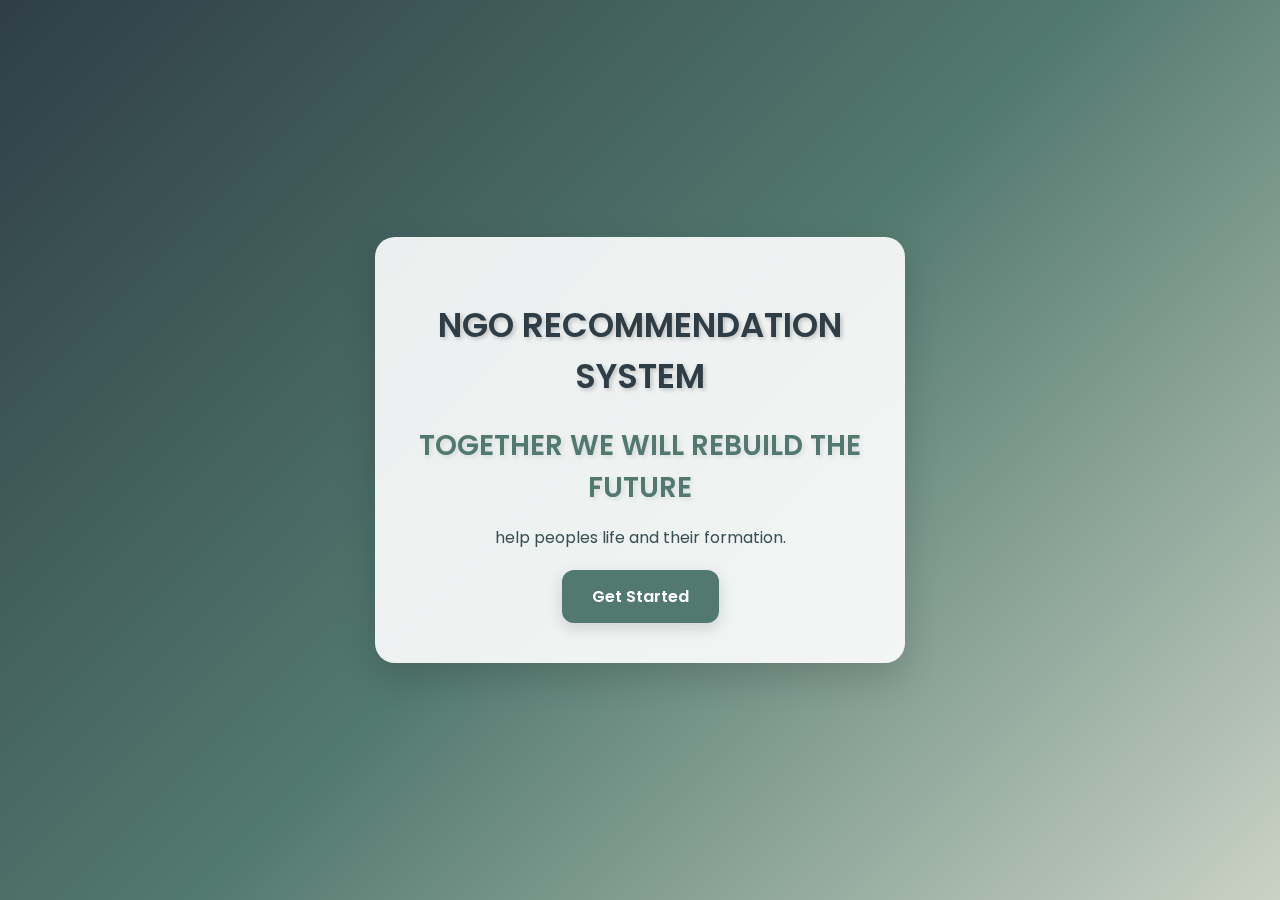
<file: index.html>
<!DOCTYPE html>
<html lang="en">
<head>
    <meta charset="UTF-8">
    <meta name="viewport" content="width=device-width, initial-scale=1.0">
    <title>NGO RECOMMENDATION SYSTEM</title>
    <link rel="stylesheet" href="styles.css">
    <link href="https://fonts.googleapis.com/css2?family=Poppins:wght@300;400;600&display=swap" rel="stylesheet">
</head>
<body>
    <div class="container">
        <header>
            <h1 class="logo">NGO RECOMMENDATION SYSTEM</h1>
        </header>
        <div class="intro">
            <h2>TOGETHER WE WILL REBUILD THE FUTURE</h2>
            <p>help peoples life and their formation.</p>
            <a href="dashboard.html" class="btn">Get Started</a>
        </div>
    </div>
    <script src="script.js"></script>
</body>
</html>
</file>
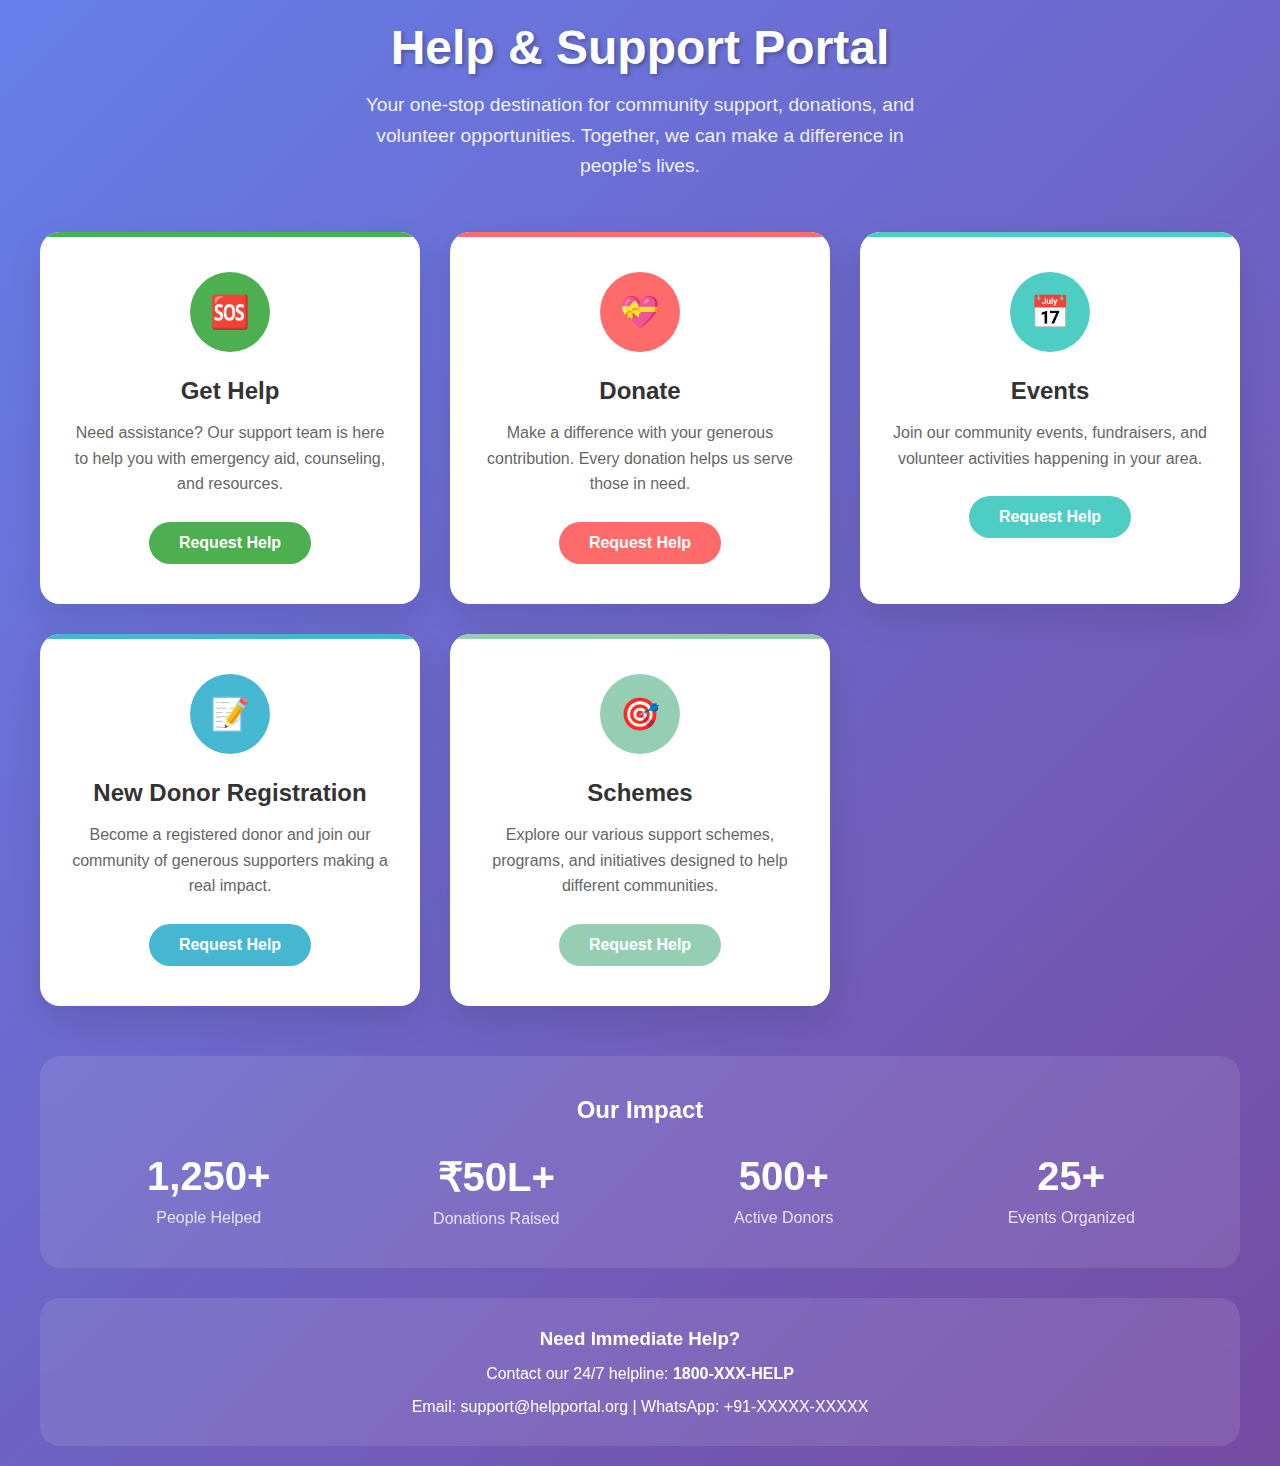
<file: dashboard.html>
<!DOCTYPE html>
<html lang="en">
<head>
    <meta charset="UTF-8">
    <meta name="viewport" content="width=device-width, initial-scale=1.0">
    <title>Help & Donation Portal</title>
    <style>
        * {
            margin: 0;
            padding: 0;
            box-sizing: border-box;
        }

        body {
            font-family: 'Segoe UI', Tahoma, Geneva, Verdana, sans-serif;
            background: linear-gradient(135deg, #667eea 0%, #764ba2 100%);
            min-height: 100vh;
            padding: 20px;
        }

        .container {
            max-width: 1200px;
            margin: 0 auto;
        }

        .header {
            text-align: center;
            margin-bottom: 50px;
            color: white;
        }

        .header h1 {
            font-size: 3rem;
            margin-bottom: 15px;
            text-shadow: 2px 2px 4px rgba(0,0,0,0.3);
        }

        .header p {
            font-size: 1.2rem;
            opacity: 0.9;
            max-width: 600px;
            margin: 0 auto;
            line-height: 1.6;
        }

        .services-grid {
            display: grid;
            grid-template-columns: repeat(auto-fit, minmax(280px, 1fr));
            gap: 30px;
            margin-bottom: 50px;
        }

        .service-card {
            background: white;
            border-radius: 20px;
            padding: 40px 30px;
            text-align: center;
            box-shadow: 0 15px 35px rgba(0,0,0,0.1);
            transition: all 0.3s ease;
            cursor: pointer;
            position: relative;
            overflow: hidden;
        }

        .service-card::before {
            content: '';
            position: absolute;
            top: 0;
            left: 0;
            right: 0;
            height: 5px;
            background: var(--card-color);
        }

        .service-card:hover {
            transform: translateY(-10px);
            box-shadow: 0 25px 50px rgba(0,0,0,0.2);
        }

        .service-card.help {
            --card-color: #4CAF50;
        }

        .service-card.donate {
            --card-color: #FF6B6B;
        }

        .service-card.events {
            --card-color: #4ECDC4;
        }

        .service-card.register {
            --card-color: #45B7D1;
        }

        .service-card.schemes {
            --card-color: #96CEB4;
        }

        .card-icon {
            width: 80px;
            height: 80px;
            margin: 0 auto 25px;
            border-radius: 50%;
            display: flex;
            align-items: center;
            justify-content: center;
            font-size: 2rem;
            color: white;
            background: var(--card-color);
        }

        .card-title {
            font-size: 1.5rem;
            font-weight: 600;
            margin-bottom: 15px;
            color: #333;
        }

        .card-description {
            color: #666;
            line-height: 1.6;
            margin-bottom: 25px;
        }

        .card-button {
            background: var(--card-color);
            color: white;
            border: none;
            padding: 12px 30px;
            border-radius: 25px;
            font-weight: 600;
            cursor: pointer;
            transition: all 0.3s ease;
            font-size: 1rem;
        }

        .card-button:hover {
            background: rgba(0,0,0,0.8);
            transform: scale(1.05);
        }

        .stats-section {
            background: rgba(255,255,255,0.1);
            backdrop-filter: blur(10px);
            border-radius: 20px;
            padding: 40px;
            text-align: center;
            color: white;
            margin-top: 40px;
        }

        .stats-grid {
            display: grid;
            grid-template-columns: repeat(auto-fit, minmax(150px, 1fr));
            gap: 30px;
            margin-top: 30px;
        }

        .stat-item {
            text-align: center;
        }

        .stat-number {
            font-size: 2.5rem;
            font-weight: bold;
            margin-bottom: 10px;
        }

        .stat-label {
            font-size: 1rem;
            opacity: 0.8;
        }

        .contact-info {
            background: rgba(255,255,255,0.1);
            backdrop-filter: blur(10px);
            border-radius: 20px;
            padding: 30px;
            text-align: center;
            color: white;
            margin-top: 30px;
        }

        @media (max-width: 768px) {
            .header h1 {
                font-size: 2rem;
            }
            
            .services-grid {
                grid-template-columns: 1fr;
                gap: 20px;
            }
            
            .service-card {
                padding: 30px 20px;
            }
        }
    </style>
</head>
<body>
    <div class="container">
        <div class="header">
            <h1>Help & Support Portal</h1>
            <p>Your one-stop destination for community support, donations, and volunteer opportunities. Together, we can make a difference in people's lives.</p>
        </div>

        <div class="services-grid">
            <div class="service-card help" onclick="handleCardClick('help')">
                <div class="card-icon">🆘</div>
                <h3 class="card-title">Get Help</h3>
                <p class="card-description">Need assistance? Our support team is here to help you with emergency aid, counseling, and resources.</p>
                <button class="card-button" onclick="navigateTo('inspiration.html')">Request Help</button>
            </div>

            <div class="service-card donate" onclick="handleCardClick('donate')">
                <div class="card-icon">💝</div>
                <h3 class="card-title">Donate</h3>
                <p class="card-description">Make a difference with your generous contribution. Every donation helps us serve those in need.</p>
                <button class="card-button" onclick="navigateTo('work.html')">Request Help</button>
            </div>

            <div class="service-card events" onclick="handleCardClick('events')">
                <div class="card-icon">📅</div>
                <h3 class="card-title">Events</h3>
                <p class="card-description">Join our community events, fundraisers, and volunteer activities happening in your area.</p>
                <button class="card-button" onclick="navigateTo('groceries.html')">Request Help</button>
            </div>

            <div class="service-card register" onclick="handleCardClick('register')">
                <div class="card-icon">📝</div>
                <h3 class="card-title">New Donor Registration</h3>
                <p class="card-description">Become a registered donor and join our community of generous supporters making a real impact.</p>
                <button class="card-button" onclick="navigateTo('travel.html')">Request Help</button>
            </div>

            <div class="service-card schemes" onclick="handleCardClick('schemes')">
                <div class="card-icon">🎯</div>
                <h3 class="card-title">Schemes</h3>
                <p class="card-description">Explore our various support schemes, programs, and initiatives designed to help different communities.</p>
                <button class="card-button" onclick="navigateTo('scheme.html')">Request Help</button>
            </div>
        </div>

        <div class="stats-section">
            <h2>Our Impact</h2>
            <div class="stats-grid">
                <div class="stat-item">
                    <div class="stat-number">1,250+</div>
                    <div class="stat-label">People Helped</div>
                </div>
                <div class="stat-item">
                    <div class="stat-number">₹50L+</div>
                    <div class="stat-label">Donations Raised</div>
                </div>
                <div class="stat-item">
                    <div class="stat-number">500+</div>
                    <div class="stat-label">Active Donors</div>
                </div>
                <div class="stat-item">
                    <div class="stat-number">25+</div>
                    <div class="stat-label">Events Organized</div>
                </div>
            </div>
        </div>

        <div class="contact-info">
            <h3>Need Immediate Help?</h3>
            <p style="margin: 15px 0;">Contact our 24/7 helpline: <strong>1800-XXX-HELP</strong></p>
            <p>Email: support@helpportal.org | WhatsApp: +91-XXXXX-XXXXX</p>
        </div>
    </div>

    <script>
        function handleCardClick(cardType) {
            const messages = {
                help: "Redirecting to help request form...",
                donate: "Opening secure donation portal...",
                events: "Loading upcoming events...",
                register: "Opening donor registration form...",
                schemes: "Showing available schemes..."
            };
            
            alert(messages[cardType]);
            
            // Add smooth scroll animation
            const card = event.currentTarget;
            card.style.transform = 'scale(0.95)';
            setTimeout(() => {
                card.style.transform = '';
            }, 200);
        }

        function navigateTo(page) {
            window.location.href = page;
        }

        // Add loading animation on page load
        window.addEventListener('load', () => {
            const cards = document.querySelectorAll('.service-card');
            cards.forEach((card, index) => {
                card.style.opacity = '0';
                card.style.transform = 'translateY(50px)';
                setTimeout(() => {
                    card.style.transition = 'all 0.6s ease';
                    card.style.opacity = '1';
                    card.style.transform = 'translateY(0)';
                }, index * 150);
            });
        });

        // Add hover effect for better interactivity
        document.querySelectorAll('.service-card').forEach(card => {
            card.addEventListener('mouseenter', () => {
                card.style.transform = 'translateY(-10px) scale(1.02)';
            });
            
            card.addEventListener('mouseleave', () => {
                card.style.transform = '';
            });
        });
    </script>
</body>
</html>
</file>
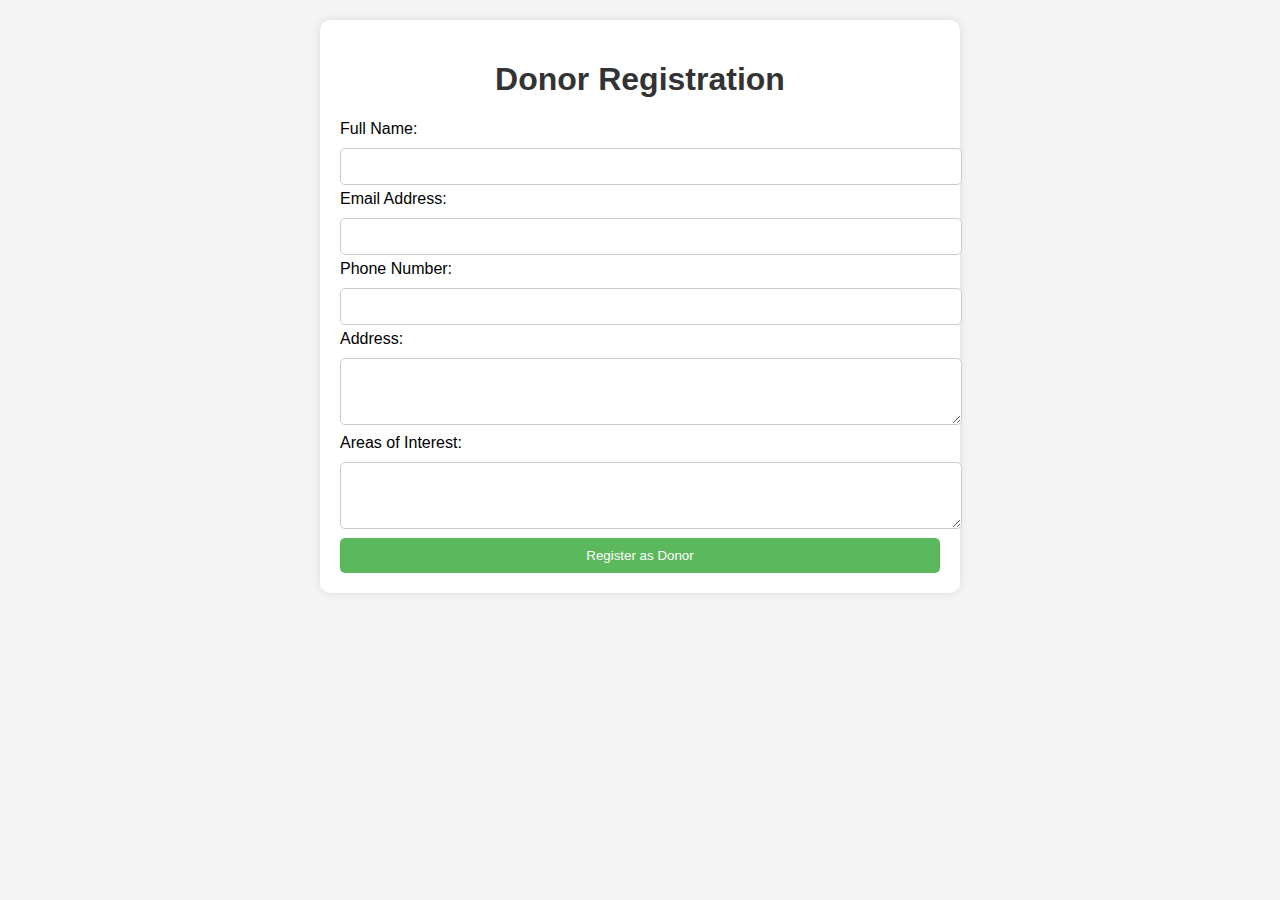
<file: donar registration.html>
<!DOCTYPE html>
<html lang="en">
<head>
    <meta charset="UTF-8">
    <meta name="viewport" content="width=device-width, initial-scale=1.0">
    <title>Donor Registration</title>
    <style>
        body {
            font-family: Arial, sans-serif;
            background-color: #f4f4f4;
            margin: 0;
            padding: 20px;
        }
        .container {
            max-width: 600px;
            margin: auto;
            background: white;
            padding: 20px;
            border-radius: 10px;
            box-shadow: 0 0 10px rgba(0, 0, 0, 0.1);
        }
        h1 {
            text-align: center;
            color: #333;
        }
        label {
            display: block;
            margin-bottom: 5px;
        }
        input[type="text"], input[type="email"], input[type="number"], textarea {
            width: 100%;
            padding: 10px;
            margin: 5px 0;
            border: 1px solid #ccc;
            border-radius: 5px;
        }
        button {
            background-color: #5cb85c;
            color: white;
            border: none;
            cursor: pointer;
            padding: 10px;
            width: 100%;
            border-radius: 5px;
        }
        button:hover {
            background-color: #4cae4c;
        }
    </style>
</head>
<body>

<div class="container">
    <h1>Donor Registration</h1>
    <form id="donorRegistrationForm">
        <label for="fullName">Full Name:</label>
        <input type="text" id="fullName" name="fullName" required>

        <label for="email">Email Address:</label>
        <input type="email" id="email" name="email" required>

        <label for="phone">Phone Number:</label>
        <input type="number" id="phone" name="phone" required>

        <label for="address">Address:</label>
        <textarea id="address" name="address" rows="3" required></textarea>

        <label for="donationInterest">Areas of Interest:</label>
        <textarea id="donationInterest" name="donationInterest" rows="3" required></textarea>

        <button type="submit">Register as Donor</button>
    </form>
    <div id="thankYouMessage" style="display:none; text-align:center; margin-top:20px;">
        Thank you for registering as a donor! Your support makes a difference.
    </div>
</div>

<script>
    document.getElementById('donorRegistrationForm').addEventListener('submit', function(event) {
        event.preventDefault();
        document.getElementById('thankYouMessage').style.display = 'block';
        this.reset();
    });
</script>

</body>
</html>
</file>
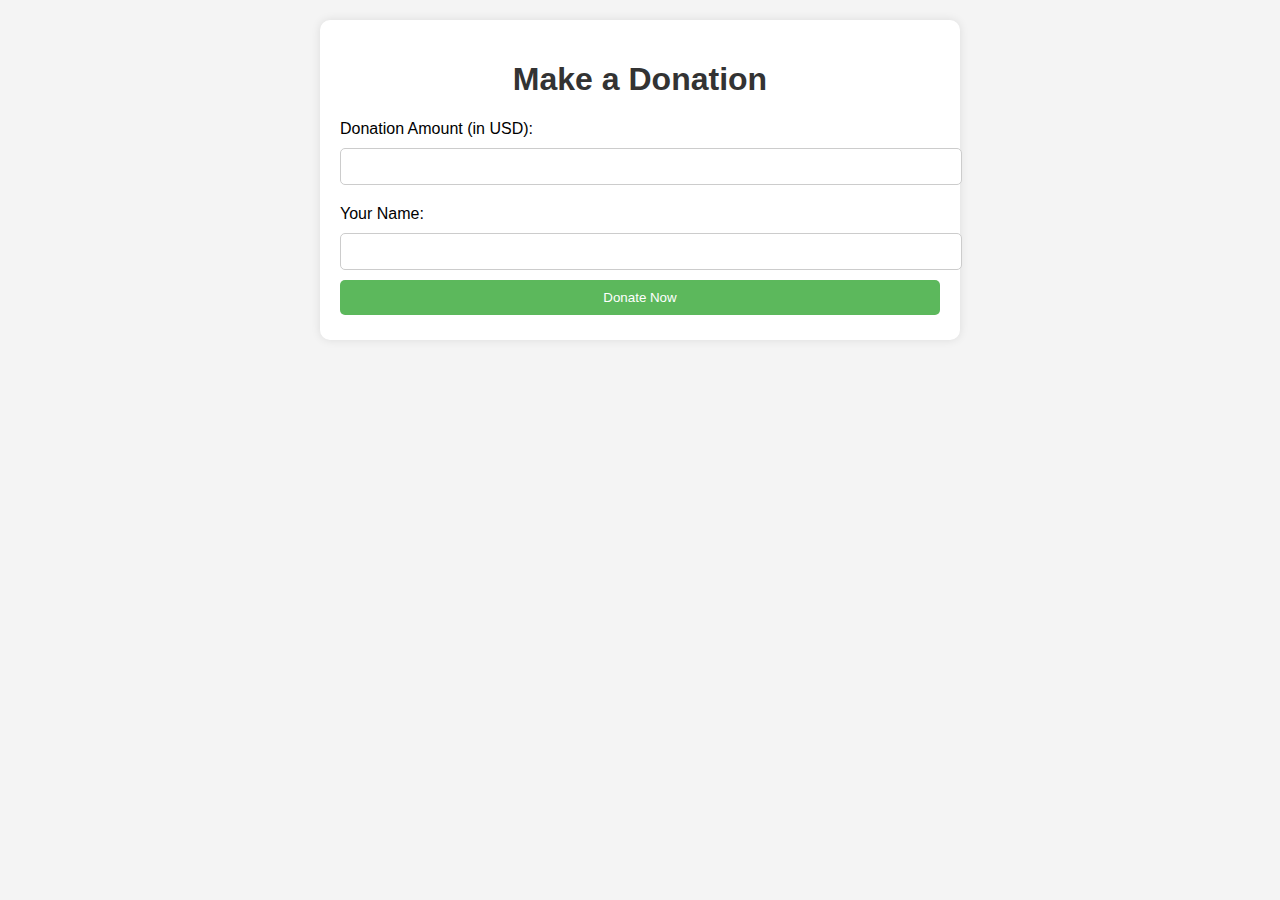
<file: donation.html>
<!DOCTYPE html>
<html lang="en">
<head>
    <meta charset="UTF-8">
    <meta name="viewport" content="width=device-width, initial-scale=1.0">
    <title>Donate Now</title>
    <style>
        body {
            font-family: Arial, sans-serif;
            background-color: #f4f4f4;
            margin: 0;
            padding: 20px;
        }
        .container {
            max-width: 600px;
            margin: auto;
            background: white;
            padding: 20px;
            border-radius: 10px;
            box-shadow: 0 0 10px rgba(0, 0, 0, 0.1);
        }
        h1 {
            text-align: center;
            color: #333;
        }
        .amount {
            margin: 15px 0;
        }
        label {
            display: block;
            margin-bottom: 5px;
        }
        input[type="number"], input[type="text"], button {
            width: 100%;
            padding: 10px;
            margin: 5px 0;
            border: 1px solid #ccc;
            border-radius: 5px;
        }
        button {
            background-color: #5cb85c;
            color: white;
            border: none;
            cursor: pointer;
        }
        button:hover {
            background-color: #4cae4c;
        }
    </style>
</head>
<body>

<div class="container">
    <h1>Make a Donation</h1>
    <form id="donationForm">
        <div class="amount">
            <label for="amount">Donation Amount (in USD):</label>
            <input type="number" id="amount" name="amount" required min="1">
        </div>
        <div class="donor-info">
            <label for="name">Your Name:</label>
            <input type="text" id="name" name="name" required>
        </div>
        <button type="submit">Donate Now</button>
    </form>
    <div id="thankYouMessage" style="display:none; text-align:center; margin-top:20px;">
        Thank you for your generous donation!
    </div>
</div>

<script>
    document.getElementById('donationForm').addEventListener('submit', function(event) {
        event.preventDefault();
        document.getElementById('thankYouMessage').style.display = 'block';
        this.reset();
    });
</script>

</body>
</html>
</file>
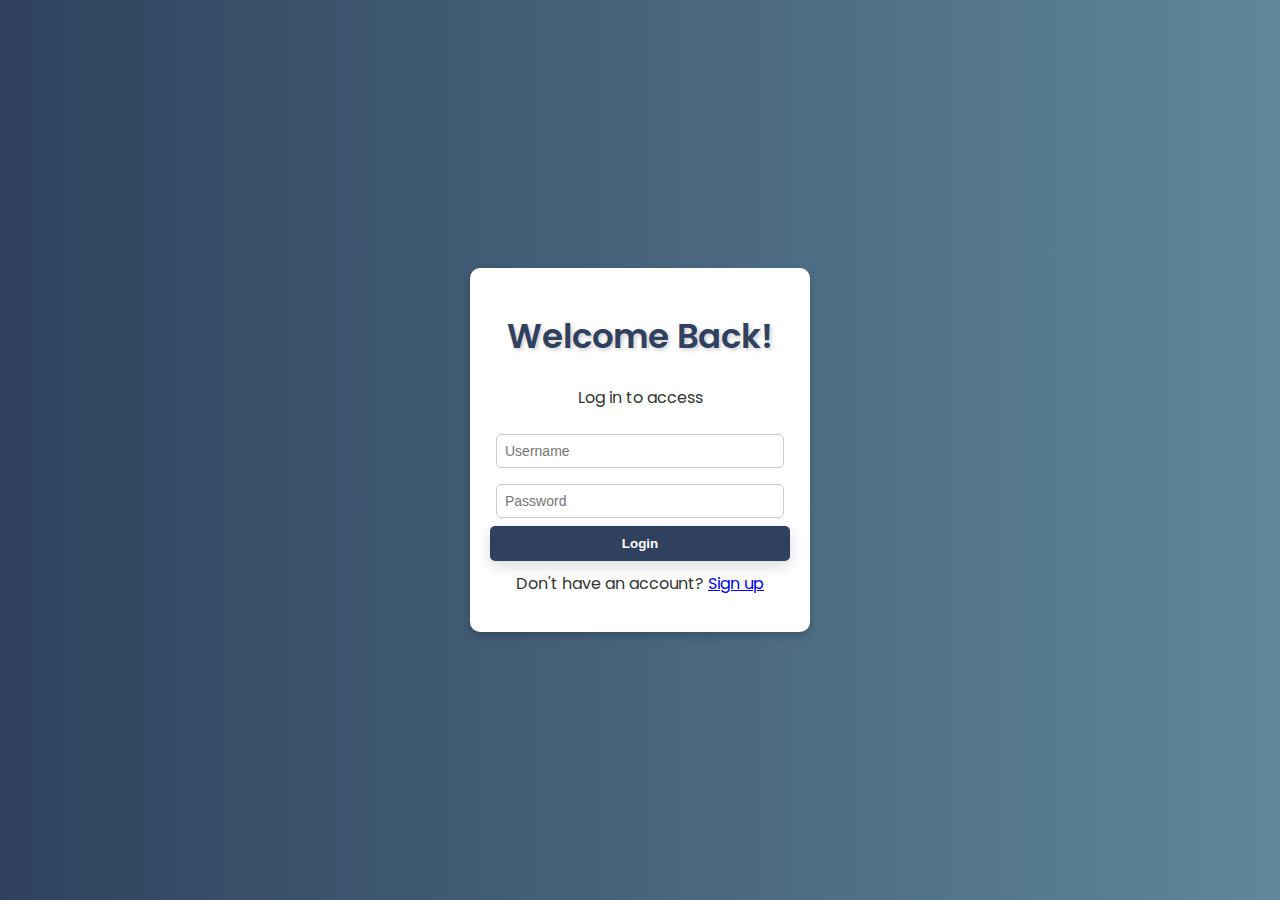
<file: login.html>
<!DOCTYPE html>
<html lang="en">
<head>
    <meta charset="UTF-8">
    <meta name="viewport" content="width=device-width, initial-scale=1.0">
    <title>Login - To-Do App</title>
    <link rel="stylesheet" href="styles.css">
    <link href="https://fonts.googleapis.com/css2?family=Poppins:wght@300;400;600&display=swap" rel="stylesheet">
    <script defer src="script.js"></script>

</head>
<body>
    <div class="login-container">
        <h1 class="logo">Welcome Back!</h1>
        <p>Log in to access</p>
        <form id="loginForm">
            <input type="text" id="username" placeholder="Username" required>
            <input type="password" id="password" placeholder="Password" required>
            <button type="submit" class="btn">Login</button>
        </form>
        <p class="signup-text">Don't have an account? <a href="signup.html">Sign up</a></p>
    </div>
</body>
</html>

<style>
    body {
        font-family: 'Poppins', sans-serif;
        background: linear-gradient(to right, #2f415e, #5f879b);
        display: flex;
        justify-content: center;
        align-items: center;
        height: 100vh;
        margin: 0;
    }

    .login-container {
        background: #ffffff;
        padding: 20px;
        border-radius: 10px;
        box-shadow: 0 4px 8px rgba(0, 0, 0, 0.2);
        text-align: center;
        width: 300px;
    }

    .logo {
        color: #2f415e;
        font-weight: 600;
    }

    input {
        width: 90%;
        padding: 8px;
        margin: 8px 0;
        border: 1px solid #ccc;
        border-radius: 5px;
        font-size: 14px;
    }

    .btn {
        background: #2f415e;
        color: white;
        padding: 10px;
        width: 100%;
        border: none;
        border-radius: 5px;
        cursor: pointer;
    }

    .btn:hover {
        background: #1f2c40;
    }

    .register-link a {
        color: #5f879b;
        text-decoration: none;
    }
    .signup-text {
    text-align: center;
    margin-top: 10px;
}

.signup-link {
    color: #4a5a78; /* Match the theme color */
    font-weight: bold;
    text-decoration: none;
}

.signup-link:hover {
    text-decoration: underline;
}

</style>

<script>
    document.getElementById('loginForm').addEventListener('submit', function(event) {
        event.preventDefault();
        const username = document.getElementById('username').value;
        const password = document.getElementById('password').value;
        if (username === 'admin' && password === '1234') {
            alert('Login successful!');
            window.location.href = 'dashboard.html';
        } else {
            alert('Invalid username or password');
        }
    });
</script>
</file>
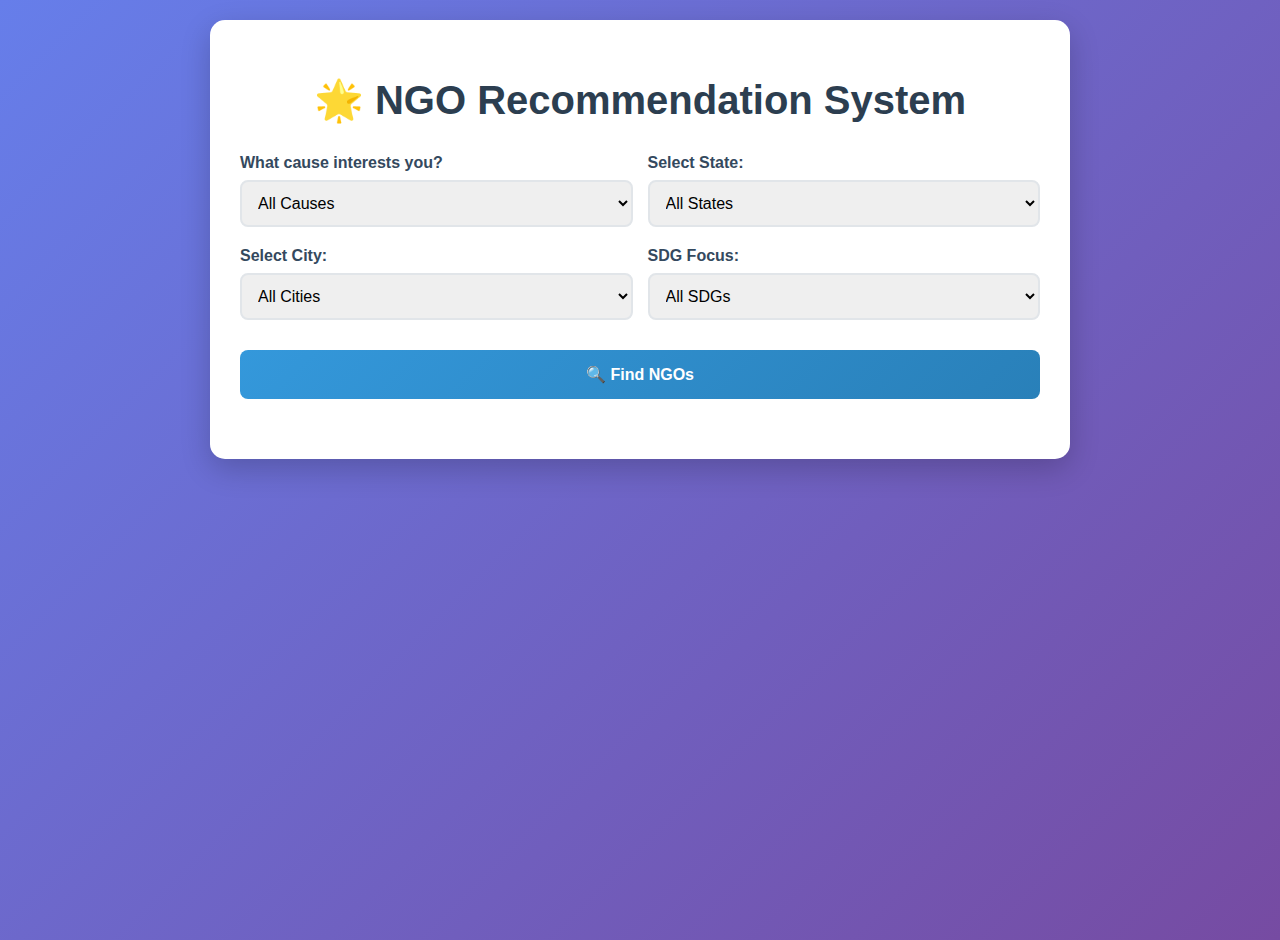
<file: mainpage.html>
<!DOCTYPE html>
<html lang="en">
<head>
  <meta charset="UTF-8">
  <meta name="viewport" content="width=device-width, initial-scale=1.0">
  <title>NGO Recommendation System</title>
  <style>
    body {
      font-family: 'Segoe UI', Tahoma, Geneva, Verdana, sans-serif;
      margin: 0;
      padding: 20px;
      background: linear-gradient(135deg, #667eea 0%, #764ba2 100%);
      min-height: 100vh;
    }
    
    .container {
      max-width: 800px;
      margin: 0 auto;
      background: white;
      padding: 30px;
      border-radius: 15px;
      box-shadow: 0 10px 30px rgba(0,0,0,0.2);
    }
    
    h1 {
      text-align: center;
      color: #2c3e50;
      margin-bottom: 30px;
      font-size: 2.5em;
    }
    
    .form-row {
      display: flex;
      gap: 15px;
      margin-bottom: 20px;
    }
    
    .form-group {
      flex: 1;
      display: flex;
      flex-direction: column;
    }
    
    label {
      font-weight: 600;
      color: #34495e;
      margin-bottom: 8px;
    }
    
    input[type="text"], select {
      padding: 12px;
      border: 2px solid #e1e5e9;
      border-radius: 8px;
      font-size: 16px;
      transition: border-color 0.3s ease;
    }
    
    input[type="text"]:focus, select:focus {
      outline: none;
      border-color: #3498db;
    }
    
    button {
      background: linear-gradient(135deg, #3498db, #2980b9);
      color: white;
      padding: 15px 30px;
      border: none;
      border-radius: 8px;
      cursor: pointer;
      font-size: 16px;
      font-weight: 600;
      transition: transform 0.2s ease;
      width: 100%;
      margin-top: 10px;
    }
    
    button:hover {
      transform: translateY(-2px);
      box-shadow: 0 5px 15px rgba(52, 152, 219, 0.4);
    }
    
    button:disabled {
      background: #bdc3c7;
      cursor: not-allowed;
      transform: none;
    }
    
    #results {
      margin-top: 30px;
    }
    
    .results-header {
      display: flex;
      justify-content: space-between;
      align-items: center;
      margin-bottom: 20px;
      padding-bottom: 10px;
      border-bottom: 2px solid #ecf0f1;
    }
    
    .results-count {
      font-weight: 600;
      color: #7f8c8d;
    }
    
    .ngo-card {
      background: #f8f9fa;
      padding: 20px;
      border-radius: 10px;
      margin-bottom: 15px;
      border-left: 4px solid #3498db;
      transition: transform 0.2s ease, box-shadow 0.2s ease;
    }
    
    .ngo-card:hover {
      transform: translateY(-2px);
      box-shadow: 0 5px 15px rgba(0,0,0,0.1);
    }
    
    .ngo-card h3 {
      margin: 0 0 10px 0;
      color: #2c3e50;
      font-size: 1.4em;
    }
    
    .ngo-info {
      display: grid;
      grid-template-columns: 1fr 1fr;
      gap: 10px;
      margin-bottom: 15px;
    }
    
    .info-item {
      display: flex;
      align-items: center;
      gap: 8px;
    }
    
    .info-label {
      font-weight: 600;
      color: #7f8c8d;
      min-width: 80px;
    }
    
    .info-value {
      color: #2c3e50;
    }
    
    .sdg-tags {
      display: flex;
      flex-wrap: wrap;
      gap: 5px;
      margin-top: 10px;
    }
    
    .sdg-tag {
      background: #3498db;
      color: white;
      padding: 4px 8px;
      border-radius: 12px;
      font-size: 12px;
      font-weight: 500;
    }
    
    .contact-info {
      margin-top: 15px;
      padding-top: 15px;
      border-top: 1px solid #ecf0f1;
      display: flex;
      gap: 15px;
    }
    
    .contact-link {
      color: #3498db;
      text-decoration: none;
      font-weight: 500;
    }
    
    .contact-link:hover {
      text-decoration: underline;
    }
    
    .no-results {
      text-align: center;
      padding: 40px 20px;
      color: #7f8c8d;
      font-size: 1.1em;
    }
    
    .loading {
      text-align: center;
      padding: 20px;
      color: #3498db;
      font-size: 1.1em;
    }
    
    @media (max-width: 768px) {
      .container {
        margin: 10px;
        padding: 20px;
      }
      
      .form-row {
        flex-direction: column;
      }
      
      .ngo-info {
        grid-template-columns: 1fr;
      }
      
      h1 {
        font-size: 2em;
      }
    }
  </style>
</head>
<body>
  <div class="container">
    <h1>🌟 NGO Recommendation System</h1>
    
    <form id="ngoForm">
      <div class="form-row">
        <div class="form-group">
          <label for="cause">What cause interests you?</label>
          <select id="cause" name="cause">
            <option value="">All Causes</option>
            <option value="education">Education</option>
            <option value="healthcare">Healthcare</option>
            <option value="environment">Environment</option>
            <option value="women empowerment">Women Empowerment</option>
            <option value="agriculture">Agriculture</option>
            <option value="disaster relief">Disaster Relief</option>
            <option value="youth development">Youth Development</option>
            <option value="rights">Rights & Inclusion</option>
          </select>
        </div>
        
        <div class="form-group">
          <label for="state">Select State:</label>
          <select id="state" name="state">
            <option value="">All States</option>
          </select>
        </div>
      </div>
      
      <div class="form-row">
        <div class="form-group">
          <label for="city">Select City:</label>
          <select id="city" name="city">
            <option value="">All Cities</option>
          </select>
        </div>
        
        <div class="form-group">
          <label for="sdg">SDG Focus:</label>
          <select id="sdg" name="sdg">
            <option value="">All SDGs</option>
          </select>
        </div>
      </div>
      
      <button type="submit" id="searchBtn">🔍 Find NGOs</button>
    </form>
    
    <div id="results"></div>
  </div>

  <script>
    // Complete NGO data from your CSV
    const ngos = [
      {"id": "1", "name": "Asha Trust", "location_state": "Tamil Nadu", "location_city": "Chennai", "causes": "women empowerment, entrepreneurship, livelihoods, skill development", "sdg": "SDG 1 No Poverty; SDG 5 Gender Equality; SDG 8 Decent Work", "website": "https://example.org/asha-trust", "contact_email": "contact@ashatrust.org", "description": "Empowers rural and urban poor women through entrepreneurship training, microcredit linkages, and market access programs in and around Chennai."},
      {"id": "2", "name": "EduCare Foundation", "location_state": "Karnataka", "location_city": "Bengaluru", "causes": "education, girl child, scholarships, digital literacy", "sdg": "SDG 4 Quality Education; SDG 10 Reduced Inequalities", "website": "https://example.org/educare", "contact_email": "hello@educare.org", "description": "Provides scholarships and after-school support for underprivileged children, with a focus on girl child education and STEM digital literacy."},
      {"id": "3", "name": "Green Earth Collective", "location_state": "Maharashtra", "location_city": "Pune", "causes": "environment, climate action, tree plantation, waste management", "sdg": "SDG 13 Climate Action; SDG 11 Sustainable Cities", "website": "https://example.org/greenearth", "contact_email": "team@greenearth.org", "description": "Runs urban afforestation, plastic waste reduction drives, and climate education workshops for schools and housing societies in Pune."},
      {"id": "4", "name": "Seva Health Network", "location_state": "Tamil Nadu", "location_city": "Coimbatore", "causes": "healthcare, maternal health, preventive care, screenings", "sdg": "SDG 3 Good Health and Well-Being", "website": "https://example.org/seva-health", "contact_email": "support@sevahealth.org", "description": "Organizes free medical camps, maternal health checkups, vaccination awareness, and telemedicine for underserved rural blocks near Coimbatore."},
      {"id": "5", "name": "Relief India", "location_state": "Assam", "location_city": "Guwahati", "causes": "disaster relief, floods, emergency response, shelter", "sdg": "SDG 11 Sustainable Cities; SDG 13 Climate Action; SDG 17 Partnerships", "website": "https://example.org/relief-india", "contact_email": "ops@reliefindia.org", "description": "Coordinates flood relief, temporary shelters, and distribution of essentials during monsoons across Brahmaputra basin; partners with local volunteers."},
      {"id": "6", "name": "NGO 6", "location_state": "Kerala", "location_city": "Kochi", "causes": "education, literacy, digital skills", "sdg": "SDG 4 Quality Education", "website": "https://example.org/ngo6", "contact_email": "contact@ngo6.org", "description": "NGO 6 works in Kochi, Kerala focusing on education, literacy, digital skills. It contributes to SDG 4 Quality Education."},
      {"id": "7", "name": "NGO 7", "location_state": "Kerala", "location_city": "Thiruvananthapuram", "causes": "women empowerment, self help groups", "sdg": "SDG 5 Gender Equality", "website": "https://example.org/ngo7", "contact_email": "contact@ngo7.org", "description": "NGO 7 works in Thiruvananthapuram, Kerala focusing on women empowerment, self help groups. It contributes to SDG 5 Gender Equality."},
      {"id": "8", "name": "NGO 8", "location_state": "Delhi", "location_city": "New Delhi", "causes": "healthcare, sanitation, nutrition", "sdg": "SDG 3 Good Health and Well-Being", "website": "https://example.org/ngo8", "contact_email": "contact@ngo8.org", "description": "NGO 8 works in New Delhi, Delhi focusing on healthcare, sanitation, nutrition. It contributes to SDG 3 Good Health and Well-Being."},
      {"id": "9", "name": "NGO 9", "location_state": "Uttar Pradesh", "location_city": "Lucknow", "causes": "agriculture, farmer welfare", "sdg": "SDG 2 Zero Hunger", "website": "https://example.org/ngo9", "contact_email": "contact@ngo9.org", "description": "NGO 9 works in Lucknow, Uttar Pradesh focusing on agriculture, farmer welfare. It contributes to SDG 2 Zero Hunger."},
      {"id": "10", "name": "NGO 10", "location_state": "Bihar", "location_city": "Patna", "causes": "environment, biodiversity, conservation", "sdg": "SDG 13 Climate Action", "website": "https://example.org/ngo10", "contact_email": "contact@ngo10.org", "description": "NGO 10 works in Patna, Bihar focusing on environment, biodiversity, conservation. It contributes to SDG 13 Climate Action."},
      {"id": "11", "name": "NGO 11", "location_state": "Madhya Pradesh", "location_city": "Bhopal", "causes": "youth development, skills training", "sdg": "SDG 8 Decent Work", "website": "https://example.org/ngo11", "contact_email": "contact@ngo11.org", "description": "NGO 11 works in Bhopal, Madhya Pradesh focusing on youth development, skills training. It contributes to SDG 8 Decent Work."},
      {"id": "12", "name": "NGO 12", "location_state": "Gujarat", "location_city": "Ahmedabad", "causes": "rights, inclusion, disability", "sdg": "SDG 10 Reduced Inequalities", "website": "https://example.org/ngo12", "contact_email": "contact@ngo12.org", "description": "NGO 12 works in Ahmedabad, Gujarat focusing on rights, inclusion, disability. It contributes to SDG 10 Reduced Inequalities."},
      {"id": "13", "name": "NGO 13", "location_state": "Punjab", "location_city": "Amritsar", "causes": "disaster relief, emergency response", "sdg": "SDG 11 Sustainable Cities", "website": "https://example.org/ngo13", "contact_email": "contact@ngo13.org", "description": "NGO 13 works in Amritsar, Punjab focusing on disaster relief, emergency response. It contributes to SDG 11 Sustainable Cities."},
      {"id": "14", "name": "NGO 14", "location_state": "Odisha", "location_city": "Bhubaneswar", "causes": "education, literacy, digital skills", "sdg": "SDG 4 Quality Education", "website": "https://example.org/ngo14", "contact_email": "contact@ngo14.org", "description": "NGO 14 works in Bhubaneswar, Odisha focusing on education, literacy, digital skills. It contributes to SDG 4 Quality Education."},
      {"id": "15", "name": "NGO 15", "location_state": "West Bengal", "location_city": "Kolkata", "causes": "women empowerment, self help groups", "sdg": "SDG 5 Gender Equality", "website": "https://example.org/ngo15", "contact_email": "contact@ngo15.org", "description": "NGO 15 works in Kolkata, West Bengal focusing on women empowerment, self help groups. It contributes to SDG 5 Gender Equality."},
      {"id": "16", "name": "NGO 16", "location_state": "Jharkhand", "location_city": "Ranchi", "causes": "healthcare, sanitation, nutrition", "sdg": "SDG 3 Good Health and Well-Being", "website": "https://example.org/ngo16", "contact_email": "contact@ngo16.org", "description": "NGO 16 works in Ranchi, Jharkhand focusing on healthcare, sanitation, nutrition. It contributes to SDG 3 Good Health and Well-Being."},
      {"id": "17", "name": "NGO 17", "location_state": "Haryana", "location_city": "Gurgaon", "causes": "agriculture, farmer welfare", "sdg": "SDG 2 Zero Hunger", "website": "https://example.org/ngo17", "contact_email": "contact@ngo17.org", "description": "NGO 17 works in Gurgaon, Haryana focusing on agriculture, farmer welfare. It contributes to SDG 2 Zero Hunger."},
      {"id": "18", "name": "NGO 18", "location_state": "Chhattisgarh", "location_city": "Raipur", "causes": "environment, biodiversity, conservation", "sdg": "SDG 13 Climate Action", "website": "https://example.org/ngo18", "contact_email": "contact@ngo18.org", "description": "NGO 18 works in Raipur, Chhattisgarh focusing on environment, biodiversity, conservation. It contributes to SDG 13 Climate Action."},
      {"id": "19", "name": "NGO 19", "location_state": "Rajasthan", "location_city": "Jaipur", "causes": "youth development, skills training", "sdg": "SDG 8 Decent Work", "website": "https://example.org/ngo19", "contact_email": "contact@ngo19.org", "description": "NGO 19 works in Jaipur, Rajasthan focusing on youth development, skills training. It contributes to SDG 8 Decent Work."},
      {"id": "20", "name": "NGO 20", "location_state": "Goa", "location_city": "Panaji", "causes": "rights, inclusion, disability", "sdg": "SDG 10 Reduced Inequalities", "website": "https://example.org/ngo20", "contact_email": "contact@ngo20.org", "description": "NGO 20 works in Panaji, Goa focusing on rights, inclusion, disability. It contributes to SDG 10 Reduced Inequalities."},
      {"id": "21", "name": "NGO 21", "location_state": "Manipur", "location_city": "Imphal", "causes": "disaster relief, emergency response", "sdg": "SDG 11 Sustainable Cities", "website": "https://example.org/ngo21", "contact_email": "contact@ngo21.org", "description": "NGO 21 works in Imphal, Manipur focusing on disaster relief, emergency response. It contributes to SDG 11 Sustainable Cities."},
      {"id": "22", "name": "NGO 22", "location_state": "Nagaland", "location_city": "Kohima", "causes": "education, literacy, digital skills", "sdg": "SDG 4 Quality Education", "website": "https://example.org/ngo22", "contact_email": "contact@ngo22.org", "description": "NGO 22 works in Kohima, Nagaland focusing on education, literacy, digital skills. It contributes to SDG 4 Quality Education."},
      {"id": "23", "name": "NGO 23", "location_state": "Mizoram", "location_city": "Aizawl", "causes": "women empowerment, self help groups", "sdg": "SDG 5 Gender Equality", "website": "https://example.org/ngo23", "contact_email": "contact@ngo23.org", "description": "NGO 23 works in Aizawl, Mizoram focusing on women empowerment, self help groups. It contributes to SDG 5 Gender Equality."},
      {"id": "24", "name": "NGO 24", "location_state": "Tripura", "location_city": "Agartala", "causes": "healthcare, sanitation, nutrition", "sdg": "SDG 3 Good Health and Well-Being", "website": "https://example.org/ngo24", "contact_email": "contact@ngo24.org", "description": "NGO 24 works in Agartala, Tripura focusing on healthcare, sanitation, nutrition. It contributes to SDG 3 Good Health and Well-Being."},
      {"id": "25", "name": "NGO 25", "location_state": "Meghalaya", "location_city": "Shillong", "causes": "agriculture, farmer welfare", "sdg": "SDG 2 Zero Hunger", "website": "https://example.org/ngo25", "contact_email": "contact@ngo25.org", "description": "NGO 25 works in Shillong, Meghalaya focusing on agriculture, farmer welfare. It contributes to SDG 2 Zero Hunger."},
      {"id": "26", "name": "NGO 26", "location_state": "Sikkim", "location_city": "Gangtok", "causes": "environment, biodiversity, conservation", "sdg": "SDG 13 Climate Action", "website": "https://example.org/ngo26", "contact_email": "contact@ngo26.org", "description": "NGO 26 works in Gangtok, Sikkim focusing on environment, biodiversity, conservation. It contributes to SDG 13 Climate Action."},
      {"id": "27", "name": "NGO 27", "location_state": "Arunachal Pradesh", "location_city": "Itanagar", "causes": "youth development, skills training", "sdg": "SDG 8 Decent Work", "website": "https://example.org/ngo27", "contact_email": "contact@ngo27.org", "description": "NGO 27 works in Itanagar, Arunachal Pradesh focusing on youth development, skills training. It contributes to SDG 8 Decent Work."},
      {"id": "28", "name": "NGO 28", "location_state": "Andhra Pradesh", "location_city": "Vijayawada", "causes": "rights, inclusion, disability", "sdg": "SDG 10 Reduced Inequalities", "website": "https://example.org/ngo28", "contact_email": "contact@ngo28.org", "description": "NGO 28 works in Vijayawada, Andhra Pradesh focusing on rights, inclusion, disability. It contributes to SDG 10 Reduced Inequalities."},
      {"id": "29", "name": "NGO 29", "location_state": "Telangana", "location_city": "Hyderabad", "causes": "disaster relief, emergency response", "sdg": "SDG 11 Sustainable Cities", "website": "https://example.org/ngo29", "contact_email": "contact@ngo29.org", "description": "NGO 29 works in Hyderabad, Telangana focusing on disaster relief, emergency response. It contributes to SDG 11 Sustainable Cities."},
      {"id": "30", "name": "NGO 30", "location_state": "Tamil Nadu", "location_city": "Madurai", "causes": "education, literacy, digital skills", "sdg": "SDG 4 Quality Education", "website": "https://example.org/ngo30", "contact_email": "contact@ngo30.org", "description": "NGO 30 works in Madurai, Tamil Nadu focusing on education, literacy, digital skills. It contributes to SDG 4 Quality Education."}
    ];

    // Populate dropdowns
    function populateDropdowns() {
      const states = [...new Set(ngos.map(ngo => ngo.location_state))].sort();
      const stateSelect = document.getElementById('state');
      states.forEach(state => {
        const option = document.createElement('option');
        option.value = state;
        option.textContent = state;
        stateSelect.appendChild(option);
      });

      // Populate SDG dropdown
      const allSDGs = [...new Set(ngos.flatMap(ngo => 
        ngo.sdg.split(';').map(sdg => sdg.trim())
      ))].sort();
      
      const sdgSelect = document.getElementById('sdg');
      allSDGs.forEach(sdg => {
        const option = document.createElement('option');
        option.value = sdg;
        option.textContent = sdg;
        sdgSelect.appendChild(option);
      });
    }

    // Update cities based on selected state
    document.getElementById('state').addEventListener('change', function() {
      const selectedState = this.value;
      const citySelect = document.getElementById('city');
      
      // Clear existing options
      citySelect.innerHTML = '<option value="">All Cities</option>';
      
      if (selectedState) {
        const cities = [...new Set(ngos
          .filter(ngo => ngo.location_state === selectedState)
          .map(ngo => ngo.location_city)
        )].sort();
        
        cities.forEach(city => {
          const option = document.createElement('option');
          option.value = city;
          option.textContent = city;
          citySelect.appendChild(option);
        });
      }
    });

    // Search functionality
    document.getElementById('ngoForm').addEventListener('submit', function(e) {
      e.preventDefault();
      
      const cause = document.getElementById('cause').value.toLowerCase();
      const state = document.getElementById('state').value;
      const city = document.getElementById('city').value;
      const sdg = document.getElementById('sdg').value;
      const resultsDiv = document.getElementById('results');
      
      resultsDiv.innerHTML = '<div class="loading">🔍 Searching for NGOs...</div>';
      
      setTimeout(() => {
        // Filter NGOs based on criteria
        let filtered = ngos;
        
        if (cause) {
          filtered = filtered.filter(ngo => ngo.causes && ngo.causes.toLowerCase().includes(cause));
        }
        if (state) {
          filtered = filtered.filter(ngo => ngo.location_state === state);
        }
        if (city) {
          filtered = filtered.filter(ngo => ngo.location_city === city);
        }
        if (sdg) {
          filtered = filtered.filter(ngo => ngo.sdg && ngo.sdg.includes(sdg));
        }
        
        displayResults(filtered);
      }, 500);
    });

    function displayResults(results) {
      const resultsDiv = document.getElementById('results');
      
      if (results.length === 0) {
        resultsDiv.innerHTML = `
          <div class="no-results">
            <h3>No NGOs found</h3>
            <p>Try adjusting your search criteria to find more organizations.</p>
          </div>
        `;
        return;
      }
      
      const resultsHTML = `
        <div class="results-header">
          <h2>Recommended NGOs</h2>
          <span class="results-count">${results.length} organization${results.length > 1 ? 's' : ''} found</span>
        </div>
        ${results.map(ngo => `
          <div class="ngo-card">
            <h3>${ngo.name}</h3>
            <div class="ngo-info">
              <div class="info-item">
                <span class="info-label">📍 Location:</span>
                <span class="info-value">${ngo.location_city}, ${ngo.location_state}</span>
              </div>
              <div class="info-item">
                <span class="info-label">🎯 Focus:</span>
                <span class="info-value">${ngo.causes}</span>
              </div>
            </div>
            <p><strong>Description:</strong> ${ngo.description}</p>
            <div class="sdg-tags">
              ${ngo.sdg.split(';').map(sdg => `<span class="sdg-tag">${sdg.trim()}</span>`).join('')}
            </div>
            <div class="contact-info">
              <a href="${ngo.website}" class="contact-link" target="_blank">🌐 Visit Website</a>
              <a href="mailto:${ngo.contact_email}" class="contact-link">📧 Send Email</a>
            </div>
          </div>
        `).join('')}
      `;
      
      resultsDiv.innerHTML = resultsHTML;
    }

    // Initialize the app
    populateDropdowns();
  </script>
</body>
</html>
</file>
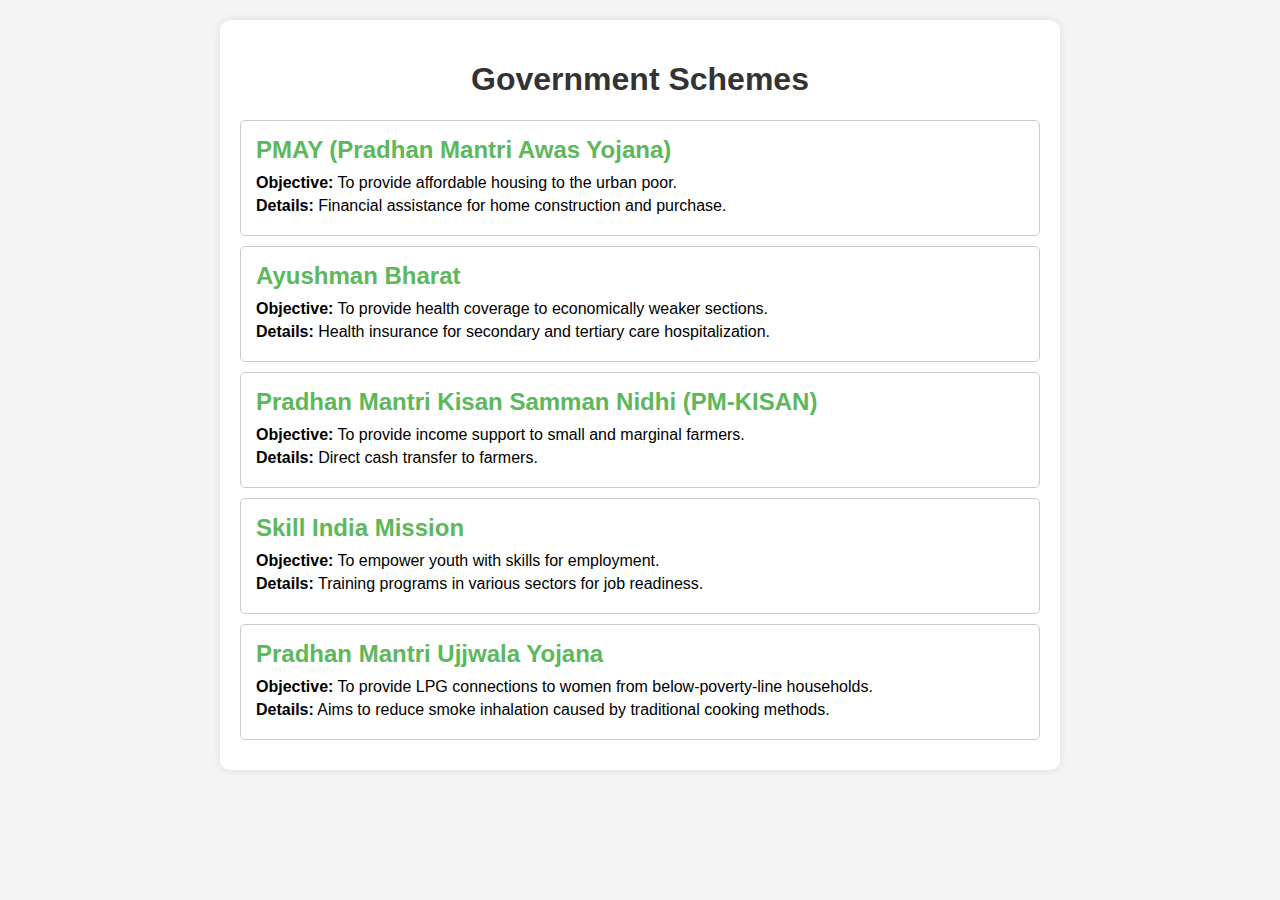
<file: scheme.html>
<!DOCTYPE html>
<html lang="en">
<head>
    <meta charset="UTF-8">
    <meta name="viewport" content="width=device-width, initial-scale=1.0">
    <title>Government Schemes</title>
    <style>
        body {
            font-family: Arial, sans-serif;
            background-color: #f4f4f4;
            margin: 0;
            padding: 20px;
        }
        .container {
            max-width: 800px;
            margin: auto;
            background: white;
            padding: 20px;
            border-radius: 10px;
            box-shadow: 0 0 10px rgba(0, 0, 0, 0.1);
        }
        h1 {
            text-align: center;
            color: #333;
        }
        .scheme {
            border: 1px solid #ccc;
            border-radius: 5px;
            padding: 15px;
            margin: 10px 0;
        }
        .scheme h2 {
            margin: 0 0 10px;
            color: #5cb85c;
        }
        .scheme p {
            margin: 5px 0;
        }
    </style>
</head>
<body>

<div class="container">
    <h1>Government Schemes</h1>

    <div class="scheme">
        <h2>PMAY (Pradhan Mantri Awas Yojana)</h2>
        <p><strong>Objective:</strong> To provide affordable housing to the urban poor.</p>
        <p><strong>Details:</strong> Financial assistance for home construction and purchase.</p>
    </div>

    <div class="scheme">
        <h2>Ayushman Bharat</h2>
        <p><strong>Objective:</strong> To provide health coverage to economically weaker sections.</p>
        <p><strong>Details:</strong> Health insurance for secondary and tertiary care hospitalization.</p>
    </div>

    <div class="scheme">
        <h2>Pradhan Mantri Kisan Samman Nidhi (PM-KISAN)</h2>
        <p><strong>Objective:</strong> To provide income support to small and marginal farmers.</p>
        <p><strong>Details:</strong> Direct cash transfer to farmers.</p>
    </div>

    <div class="scheme">
        <h2>Skill India Mission</h2>
        <p><strong>Objective:</strong> To empower youth with skills for employment.</p>
        <p><strong>Details:</strong> Training programs in various sectors for job readiness.</p>
    </div>

    <div class="scheme">
        <h2>Pradhan Mantri Ujjwala Yojana</h2>
        <p><strong>Objective:</strong> To provide LPG connections to women from below-poverty-line households.</p>
        <p><strong>Details:</strong> Aims to reduce smoke inhalation caused by traditional cooking methods.</p>
    </div>
    
</div>

</body>
</html>
</file>
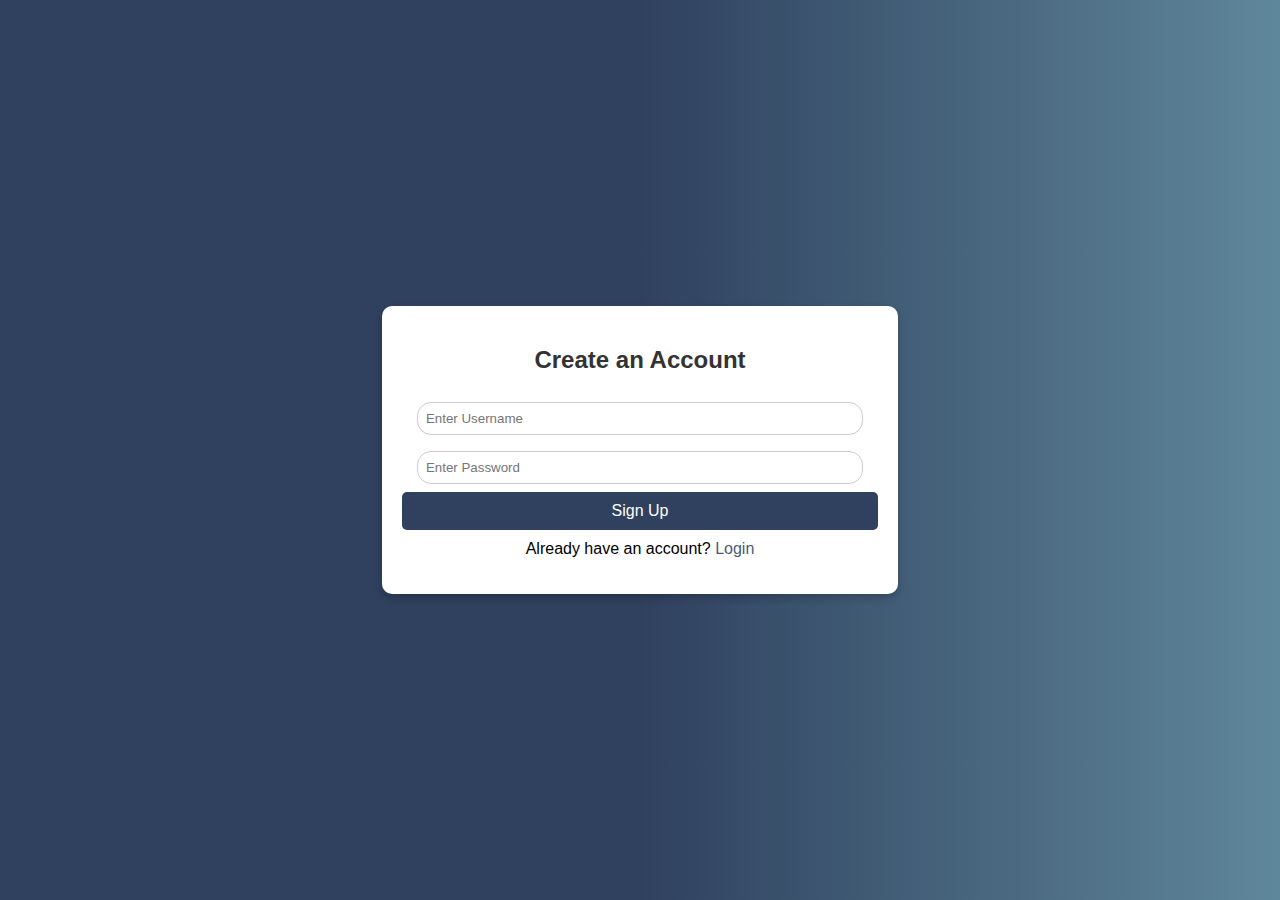
<file: signup.html>
<!DOCTYPE html>
<html lang="en">
<head>
    <meta charset="UTF-8">
    <meta name="viewport" content="width=device-width, initial-scale=1.0">
    <title>Sign Up -NGO RECOMMENDATION SYSTEM</title>
    <link rel="stylesheet" href="signup.css">
</head>
<body>
    <div class="container">
        <div class="signup-box">
            <h2>Create an Account</h2>
            <form id="signupForm">
                <input type="text" id="newUsername" placeholder="Enter Username" required>
                <input type="password" id="newPassword" placeholder="Enter Password" required>
                <button type="submit">Sign Up</button>
            </form>
            <p>Already have an account? <a href="index.html">Login</a></p>
        </div>
    </div>
    <script src="signup.js"></script>
</body>
</html>
</file>
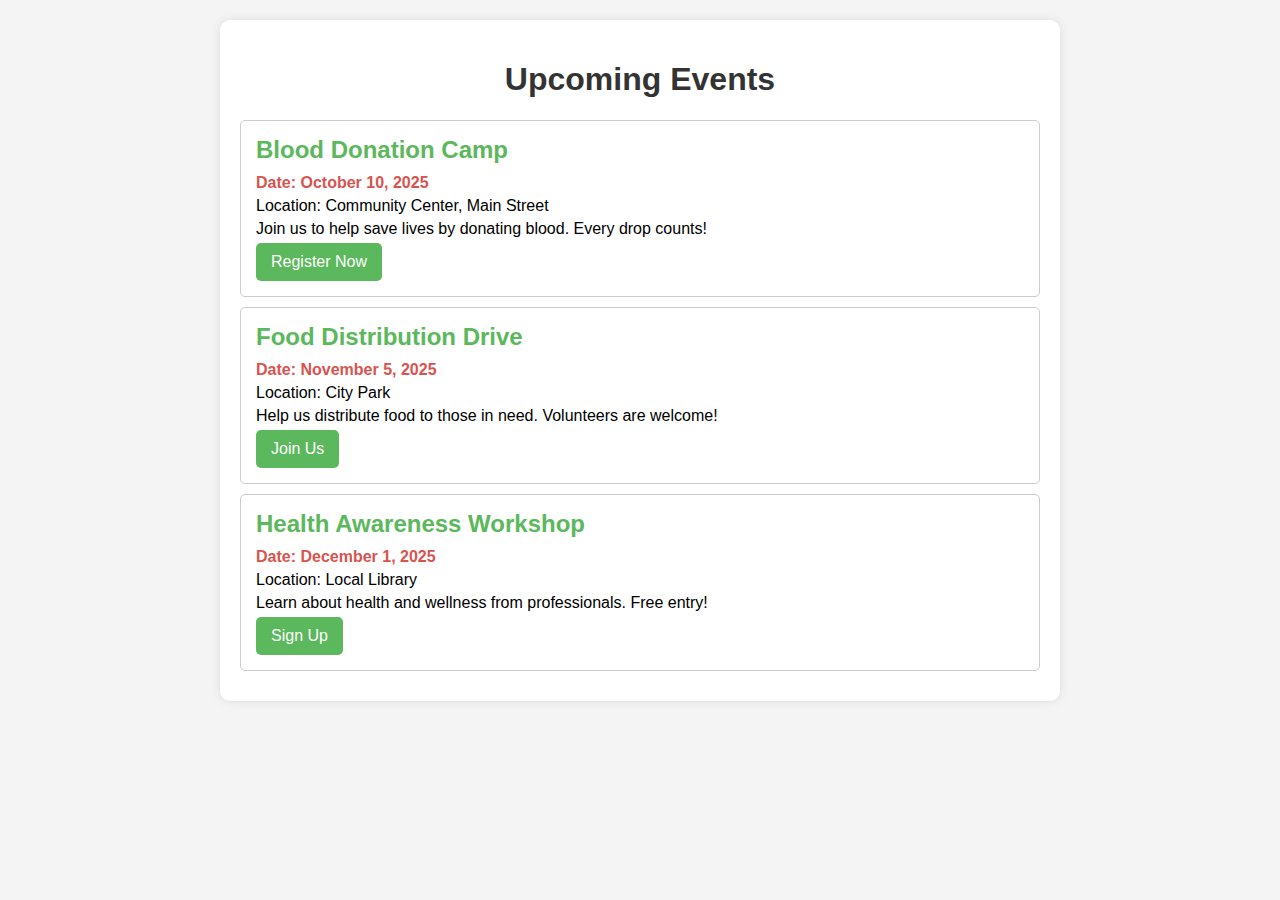
<file: upcoming events.html>
<!DOCTYPE html>
<html lang="en">
<head>
    <meta charset="UTF-8">
    <meta name="viewport" content="width=device-width, initial-scale=1.0">
    <title>Upcoming Events</title>
    <style>
        body {
            font-family: Arial, sans-serif;
            background-color: #f4f4f4;
            margin: 0;
            padding: 20px;
        }
        .container {
            max-width: 800px;
            margin: auto;
            background: white;
            padding: 20px;
            border-radius: 10px;
            box-shadow: 0 0 10px rgba(0, 0, 0, 0.1);
        }
        h1 {
            text-align: center;
            color: #333;
        }
        .event {
            border: 1px solid #ccc;
            border-radius: 5px;
            padding: 15px;
            margin: 10px 0;
        }
        .event h2 {
            margin: 0 0 10px;
            color: #5cb85c;
        }
        .event p {
            margin: 5px 0;
        }
        .event .date {
            font-weight: bold;
            color: #d9534f;
        }
        .register-button {
            display: inline-block;
            padding: 10px 15px;
            background-color: #5cb85c;
            color: white;
            text-decoration: none;
            border-radius: 5px;
            transition: background-color 0.3s;
        }
        .register-button:hover {
            background-color: #4cae4c;
        }
    </style>
</head>
<body>

<div class="container">
    <h1>Upcoming Events</h1>

    <div class="event">
        <h2>Blood Donation Camp</h2>
        <p class="date">Date: October 10, 2025</p>
        <p>Location: Community Center, Main Street</p>
        <p>Join us to help save lives by donating blood. Every drop counts!</p>
        <a href="#" class="register-button">Register Now</a>
    </div>

    <div class="event">
        <h2>Food Distribution Drive</h2>
        <p class="date">Date: November 5, 2025</p>
        <p>Location: City Park</p>
        <p>Help us distribute food to those in need. Volunteers are welcome!</p>
        <a href="#" class="register-button">Join Us</a>
    </div>

    <div class="event">
        <h2>Health Awareness Workshop</h2>
        <p class="date">Date: December 1, 2025</p>
        <p>Location: Local Library</p>
        <p>Learn about health and wellness from professionals. Free entry!</p>
        <a href="#" class="register-button">Sign Up</a>
    </div>
</div>

</body>
</html>
</file>
<file: styles.css>
body {
    font-family: 'Poppins', sans-serif;
    background: linear-gradient(135deg, #2f3e46, #52796f, #cad2c5); /* Navy, Teal, and Beige Gradient */
    color: #333;
    text-align: center;
    margin: 0;
    padding: 0;
    display: flex;
    justify-content: center;
    align-items: center;
    height: 100vh;
    overflow: hidden;
}

.container {
    background: rgba(255, 255, 255, 0.9);
    padding: 40px;
    border-radius: 20px;
    box-shadow: 0 15px 35px rgba(0, 0, 0, 0.15);
    width: 90%;
    max-width: 450px;
    backdrop-filter: blur(12px);
}

.logo {
    font-weight: 600;
    font-size: 34px;
    color: #2f3e46; /* Navy */
    text-shadow: 2px 2px 4px rgba(0, 0, 0, 0.2);
}

.intro h2 {
    font-size: 28px;
    font-weight: 600;
    margin: 12px 0;
    color: #52796f; /* Teal */
    text-shadow: 2px 2px 5px rgba(0, 0, 0, 0.1);
}

.intro p {
    font-size: 16px;
    color: #354f52; /* Dark Teal */
    margin-bottom: 20px;
}

.btn {
    display: inline-block;
    padding: 14px 30px;
    background: #52796f; /* Teal */
    color: #fff;
    text-decoration: none;
    border-radius: 12px;
    font-weight: 600;
    transition: 0.3s;
    box-shadow: 0 5px 15px rgba(0, 0, 0, 0.15);
}

.btn:hover {
    background: #84a98c; /* Soft Greenish Blue */
    transform: translateY(-3px);
}
</file>
<file: signup.css>
body {
    font-family: 'Poppins', sans-serif;
    background: linear-gradient(to right, #2f415e, #2f415e, #5f879b);
    display: flex;
    justify-content: center;
    align-items: center;
    height: 100vh;
    margin: 0;
}

.container {
    display: flex;
    justify-content: center;
    align-items: center;
    height: 100vh;
}

.signup-box {
    background: white;
    padding: 20px;
    border-radius: 10px;
    box-shadow: 0 4px 8px rgba(0, 0, 0, 0.2);
    text-align: center;
}

h2 {
    margin-bottom: 20px;
    color: #333;
}

input {
    width: 90%;
    padding: 8px;
    margin: 8px 0;
    border: 1px solid #ccc;
    border-radius: 14px;
}

button {
    width: 100%;
    padding: 10px;
    background-color: #2f415e;
    color: white;
    border: none;
    border-radius: 5px;
    cursor: pointer;
    font-size: 16px;
}

button:hover {
    background-color: #1f2c40;
}

p {
    margin-top: 10px;
}

a {
    color: #4a5a78;
    text-decoration: none;
}

a:hover {
    text-decoration: underline;
}
</file>
